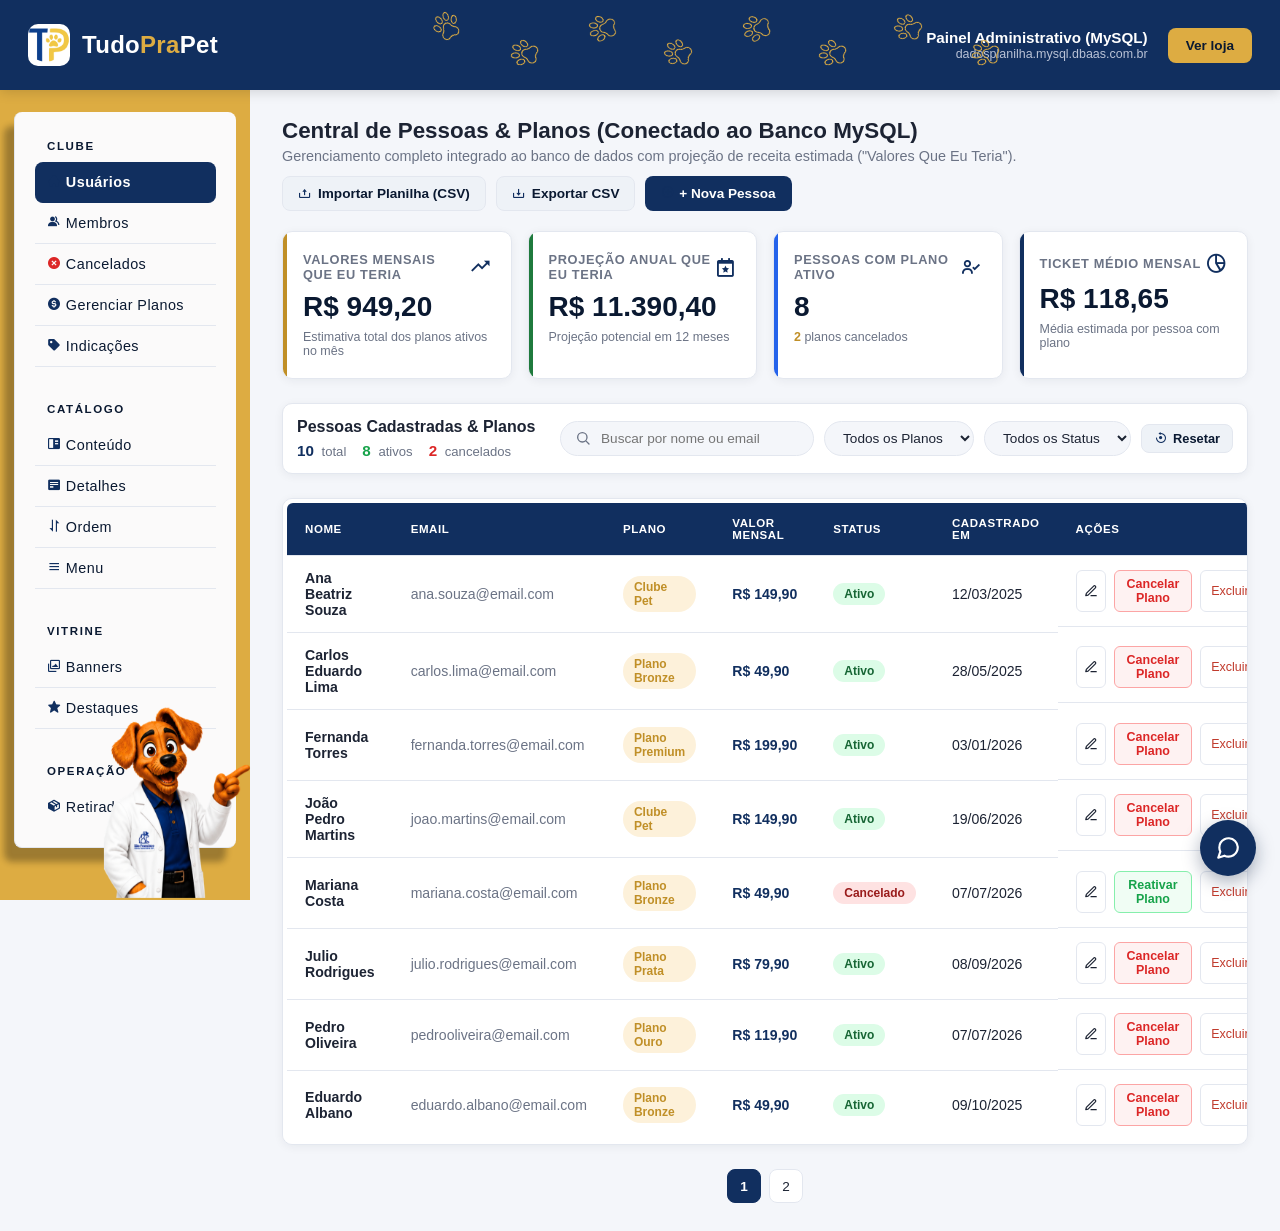
<file: index.html>
<!DOCTYPE html>
<html lang="pt-br">
<head>
<meta charset="UTF-8">
<meta name="viewport" content="width=device-width, initial-scale=1.0">
<title>Painel Administrativo · TudoPraPet (Banco de Dados MySQL)</title>
<link rel="stylesheet" href="style.css">
<link href="https://unpkg.com/boxicons@2.1.4/css/boxicons.min.css" rel="stylesheet">
</head>
<body>

  <!-- ===== TOPBAR ===== -->
  <nav class="topbar">
    <div class="brand">
      <img src="img/logo-tudoprapet.png" alt="Logo TudoPraPet" class="logo">
      <h1>Tudo<span class="highlight">Pra</span>Pet</h1>
    </div>
    <div class="topbar-right">
      <div class="admin-meta">
        <div class="admin-title">Painel Administrativo (MySQL)</div>
        <div class="admin-email">dadosplanilha.mysql.dbaas.com.br</div>
      </div>
      <button class="btn-store" type="button" onclick="alert('Modo visualização de loja ativado.')">Ver loja</button>
    </div>

    <div class="paw-trail" aria-hidden="true">
      <img src="img/pataamarela.png" class="paw paw-1" alt="">
      <img src="img/pataamarela.png" class="paw paw-2" alt="">
      <img src="img/pataamarela.png" class="paw paw-3" alt="">
      <img src="img/pataamarela.png" class="paw paw-4" alt="">
      <img src="img/pataamarela.png" class="paw paw-5" alt="">
      <img src="img/pataamarela.png" class="paw paw-6" alt="">
      <img src="img/pataamarela.png" class="paw paw-7" alt="">
      <img src="img/pataamarela.png" class="paw paw-8" alt="">
    </div>
  </nav>

  <div class="layout">

    <!-- ===== SIDEBAR ===== -->
    <aside class="sidebar">
      <nav>
        <div class="nav-card">
          <div class="nav-group">
            <span class="nav-title">Clube</span>
            <button class="nav-link active" data-target="usuarios"> <i class='bx bxs-home'></i> Usuários</button>
            <button class="nav-link" data-target="clube-membros"> <i class="bx bxs-group"></i> Membros</button>
            <button class="nav-link" data-target="clube-cancelados"> <i class="bx bxs-x-circle" style="color:#dc2626;"></i> Cancelados</button>
            <button class="nav-link" data-target="clube-preco"> <i class="bx bxs-dollar-circle"></i> Gerenciar Planos</button>
            <button class="nav-link" data-target="clube-indicacoes"> <i class="bx bxs-purchase-tag"></i> Indicações</button>
          </div>

          <div class="nav-group">
            <span class="nav-title">Catálogo</span>
            <button class="nav-link" data-target="catalogo-conteudo"> <i class="bx bxs-book-content"></i> Conteúdo</button>
            <button class="nav-link" data-target="catalogo-detalhes"> <i class="bx bxs-detail"></i> Detalhes</button>
            <button class="nav-link" data-target="catalogo-ordem"> <i class="bx bx-sort"></i> Ordem</button>
            <button class="nav-link" data-target="catalogo-menu"> <i class="bx bx-menu"></i> Menu</button>
          </div>

          <div class="nav-group">
            <span class="nav-title">Vitrine</span>
            <button class="nav-link" data-target="vitrine-banners"> <i class="bx bx-images"></i> Banners</button>
            <button class="nav-link" data-target="vitrine-destaques"> <i class="bx bxs-star"></i> Destaques</button>
          </div>

          <div class="nav-group">
            <span class="nav-title">Operação</span>
            <button class="nav-link" data-target="operacao-retirada"> <i class="bx bxs-package"></i> Retirada</button>
          </div>
        </div>

        <div class="imagem-flutuante">
          <img src="img/semfundo.png" alt="imagem flutuante" class="imagem-flutuante">
        </div>
      </nav>
    </aside>

    <!-- ===== CONTENT ===== -->
    <main class="content">

      <!-- USUÁRIOS CADASTRADOS & "VALORES QUE EU TERIA" -->
      <section id="usuarios" class="panel active">
        <div class="panel-header">
          <div>
            <h2>Central de Pessoas & Planos (Conectado ao Banco MySQL)</h2>
            <p>Gerenciamento completo integrado ao banco de dados com projeção de receita estimada ("Valores Que Eu Teria").</p>
          </div>
          <div style="display: flex; gap: 10px; flex-wrap: wrap;">
            <button class="btn-secondary" type="button" id="btn-abrir-importar">
              <i class='bx bx-upload'></i> Importar Planilha (CSV)
            </button>
            <button class="btn-secondary" type="button" id="btn-exportar-csv">
              <i class='bx bx-download'></i> Exportar CSV
            </button>
            <button class="btn-primary" type="button" id="btn-abrir-novo-usuario">
              <i class='bx bx-plus-circle'></i> + Nova Pessoa
            </button>
          </div>
        </div>

        <!-- KPIs: "VALORES QUE EU TERIA" -->
        <div class="kpi-grid">
          <div class="kpi-card kpi-accent">
            <div class="kpi-header">
              <span class="kpi-title">Valores Mensais Que Eu Teria</span>
              <i class='bx bx-trending-up kpi-icon'></i>
            </div>
            <div class="kpi-value" id="kpi-receita-mensal">R$ 0,00</div>
            <div class="kpi-subtext">Estimativa total dos planos ativos no mês</div>
          </div>

          <div class="kpi-card kpi-success">
            <div class="kpi-header">
              <span class="kpi-title">Projeção Anual Que Eu Teria</span>
              <i class='bx bx-calendar-star kpi-icon'></i>
            </div>
            <div class="kpi-value" id="kpi-receita-anual">R$ 0,00</div>
            <div class="kpi-subtext">Projeção potencial em 12 meses</div>
          </div>

          <div class="kpi-card kpi-info">
            <div class="kpi-header">
              <span class="kpi-title">Pessoas com Plano Ativo</span>
              <i class='bx bx-user-check kpi-icon'></i>
            </div>
            <div class="kpi-value" id="kpi-membros-ativos">0</div>
            <div class="kpi-subtext"><span id="kpi-membros-cancelados" class="kpi-highlight">0</span> planos cancelados</div>
          </div>

          <div class="kpi-card">
            <div class="kpi-header">
              <span class="kpi-title">Ticket Médio Mensal</span>
              <i class='bx bx-pie-chart-alt-2 kpi-icon'></i>
            </div>
            <div class="kpi-value" id="kpi-ticket-medio">R$ 0,00</div>
            <div class="kpi-subtext">Média estimada por pessoa com plano</div>
          </div>
        </div>

        <!-- FILTROS E BUSCA DA TABELA -->
        <div class="card table-toolbar-card">
          <div class="table-toolbar">
            <div class="toolbar-info">
              <h3>Pessoas Cadastradas & Planos</h3>
              <div class="toolbar-stats" id="toolbar-stats-text">
                Carregando estatísticas...
              </div>
            </div>
            <div class="toolbar-filters">
              <div class="search-box">
                <svg class="search-icon" viewBox="0 0 24 24" width="16" height="16" fill="none" stroke="currentColor" stroke-width="2" stroke-linecap="round" stroke-linejoin="round">
                  <circle cx="11" cy="11" r="7"></circle>
                  <line x1="21" y1="21" x2="16.65" y2="16.65"></line>
                </svg>
                <input type="text" id="filtro-busca" placeholder="Buscar por nome ou email">
              </div>

              <select id="filtro-plano" class="select-filter">
                <option value="">Todos os Planos</option>
              </select>

              <select id="filtro-status" class="select-filter">
                <option value="">Todos os Status</option>
                <option value="Ativo">Ativo</option>
                <option value="Cancelado">Cancelado</option>
              </select>

              <button class="btn-secondary btn-sm" id="btn-resetar-dados" title="Restaurar dados padrão">
                <i class='bx bx-reset'></i> Resetar
              </button>
            </div>
          </div>
        </div>

        <!-- TABELA DE PESSOAS -->
        <div class="card">
          <table>
            <thead>
              <tr>
                <th>Nome</th>
                <th>Email</th>
                <th>Plano</th>
                <th>Valor Mensal</th>
                <th>Status</th>
                <th>Cadastrado em</th>
                <th>Ações</th>
              </tr>
            </thead>
            <tbody id="usuarios-tbody">
              <!-- Preenchido via JavaScript -->
            </tbody>
          </table>
        </div>

        <div class="pagination" id="usuarios-pagination"></div>
      </section>

      <!-- CLUBE > MEMBROS ATIVOS -->
      <section id="clube-membros" class="panel">
        <div class="panel-header">
          <div>
            <h2>Clube · Membros Ativos</h2>
            <p>Visão de membros com planos ativos contratados no banco de dados.</p>
          </div>
        </div>
        <div class="stats-grid">
          <div class="stat-card">
            <div class="stat-label">Total de Membros Cadastrados</div>
            <div class="stat-value" id="membros-card-total">0</div>
          </div>
          <div class="stat-card">
            <div class="stat-label">Planos Ativos</div>
            <div class="stat-value mustard" id="membros-card-ativos">0</div>
          </div>
          <div class="stat-card">
            <div class="stat-label">Planos Cancelados</div>
            <div class="stat-value" id="membros-card-cancelados">0</div>
          </div>
        </div>

        <div class="card">
          <table>
            <thead>
              <tr>
                <th>Nome</th>
                <th>Email</th>
                <th>Plano Contratado</th>
                <th>Valor Mensal</th>
                <th>Status</th>
                <th>Cadastrado em</th>
                <th>Ações</th>
              </tr>
            </thead>
            <tbody id="membros-tbody">
              <!-- Preenchido via JavaScript -->
            </tbody>
          </table>
        </div>
      </section>

      <!-- CLUBE > CANCELADOS (NOVA SEÇÃO EXCLUSIVA PARA CANCELADOS) -->
      <section id="clube-cancelados" class="panel">
        <div class="panel-header">
          <div>
            <h2>Clube · Planos Cancelados</h2>
            <p>Listagem de todos os membros que tiveram seus planos cancelados com opção de reativação rápida.</p>
          </div>
        </div>

        <div class="card">
          <table>
            <thead>
              <tr>
                <th>Nome</th>
                <th>Email</th>
                <th>Plano Cancelado</th>
                <th>Valor do Plano</th>
                <th>Status</th>
                <th>Cadastrado em</th>
                <th>Ações</th>
              </tr>
            </thead>
            <tbody id="cancelados-tbody">
              <!-- Preenchido via JavaScript -->
            </tbody>
          </table>
        </div>
      </section>

      <!-- CLUBE > GERENCIAR PLANOS (PREÇO E NOMES) -->
      <section id="clube-preco" class="panel">
        <div class="panel-header">
          <div>
            <h2>Clube · Gerenciar Planos & Nomes (Banco MySQL)</h2>
            <p>Altere os nomes dos planos, ajuste os valores mensais R$ e veja quantas pessoas possuem cada plano.</p>
          </div>
          <button class="btn-primary" type="button" id="btn-abrir-novo-plano">
            <i class='bx bx-plus-circle'></i> + Novo Plano
          </button>
        </div>

        <!-- GRID DE PLANOS -->
        <div class="plans-grid" id="plans-grid-container">
          <!-- Preenchido via JavaScript -->
        </div>
      </section>

      <!-- CLUBE > INDICAÇÕES -->
      <section id="clube-indicacoes" class="panel">
        <div class="panel-header">
          <div>
            <h2>Clube · Indicações</h2>
            <p>Acompanhe as indicações feitas pelos membros do clube.</p>
          </div>
        </div>
        <div class="card">
          <table>
            <thead>
              <tr>
                <th>Indicado por</th>
                <th>Email do indicado</th>
                <th>Status</th>
                <th>Data</th>
              </tr>
            </thead>
            <tbody>
              <tr>
                <td class="user-name">Ana Beatriz Souza</td>
                <td class="user-email-cell">novo.amigo@email.com</td>
                <td><span class="badge badge-premium">Convertido</span></td>
                <td>02/07/2026</td>
              </tr>
              <tr>
                <td class="user-name">Fernanda Torres</td>
                <td class="user-email-cell">outro.contato@email.com</td>
                <td><span class="badge badge-basico">Pendente</span></td>
                <td>15/07/2026</td>
              </tr>
            </tbody>
          </table>
        </div>
      </section>

      <!-- CATÁLOGO > CONTEÚDO -->
      <section id="catalogo-conteudo" class="panel">
        <div class="panel-header">
          <div>
            <h2>Catálogo · Conteúdo</h2>
            <p>Gerencie os produtos e conteúdos exibidos na loja.</p>
          </div>
        </div>
        <div class="placeholder-card">
          <h3>Itens do catálogo</h3>
          <p>A listagem de produtos e conteúdos será exibida aqui.</p>
        </div>
      </section>

      <!-- CATÁLOGO > DETALHES -->
      <section id="catalogo-detalhes" class="panel">
        <div class="panel-header">
          <div>
            <h2>Catálogo · Detalhes</h2>
            <p>Edite as informações detalhadas de cada item do catálogo.</p>
          </div>
        </div>
        <div class="placeholder-card">
          <h3>Detalhes do item</h3>
          <p>Selecione um item do catálogo para editar seus detalhes.</p>
        </div>
      </section>

      <!-- CATÁLOGO > ORDEM -->
      <section id="catalogo-ordem" class="panel">
        <div class="panel-header">
          <div>
            <h2>Catálogo · Ordem</h2>
            <p>Defina a ordem de exibição dos itens na loja.</p>
          </div>
        </div>
        <div class="placeholder-card">
          <h3>Ordenação</h3>
          <p>Arraste e solte os itens para reordenar.</p>
        </div>
      </section>

      <!-- CATÁLOGO > MENU -->
      <section id="catalogo-menu" class="panel">
        <div class="panel-header">
          <div>
            <h2>Catálogo · Menu</h2>
            <p>Gerencie as categorias e o menu de navegação da loja.</p>
          </div>
        </div>
        <div class="placeholder-card">
          <h3>Estrutura do menu</h3>
          <p>A árvore de categorias e menu será exibida aqui.</p>
        </div>
      </section>

      <!-- VITRINE > BANNERS -->
      <section id="vitrine-banners" class="panel">
        <div class="panel-header">
          <div>
            <h2>Vitrine · Banners</h2>
            <p>Gerencie os banners exibidos na loja.</p>
          </div>
        </div>
        <div class="placeholder-card">
          <h3>Banners cadastrados</h3>
          <p>A listagem de banners da vitrine será exibida aqui.</p>
        </div>
      </section>

      <!-- VITRINE > DESTAQUES -->
      <section id="vitrine-destaques" class="panel">
        <div class="panel-header">
          <div>
            <h2>Vitrine · Destaques</h2>
            <p>Defina os produtos e conteúdos em destaque na loja.</p>
          </div>
        </div>
        <div class="placeholder-card">
          <h3>Itens em destaque</h3>
          <p>A listagem de destaques da vitrine será exibida aqui.</p>
        </div>
      </section>

      <!-- OPERAÇÃO > RETIRADA -->
      <section id="operacao-retirada" class="panel">
        <div class="panel-header">
          <div>
            <h2>Operação · Retirada</h2>
            <p>Gerencie os pontos e pedidos de retirada.</p>
          </div>
        </div>
        <div class="placeholder-card">
          <h3>Pedidos para retirada</h3>
          <p>A listagem de pedidos de retirada será exibida aqui.</p>
        </div>
      </section>

    </main>
  </div>

  <!-- SUPORTE FAB -->
  <a class="support-fab" href="https://wa.me/5518996197282" target="_blank" rel="noopener noreferrer" title="Fale com o suporte" aria-label="Fale com o suporte no WhatsApp">
    <svg viewBox="0 0 24 24" width="26" height="26" fill="none" stroke="currentColor" stroke-width="2" stroke-linecap="round" stroke-linejoin="round">
      <path d="M21 11.5a8.38 8.38 0 0 1-.9 3.8 8.5 8.5 0 0 1-7.6 4.7 8.38 8.38 0 0 1-3.8-.9L3 21l1.9-5.7a8.38 8.38 0 0 1-.9-3.8 8.5 8.5 0 0 1 4.7-7.6 8.38 8.38 0 0 1 3.8-.9h.5a8.48 8.48 0 0 1 8 8v.5z"></path>
    </svg>
  </a>

  <!-- ===================== MODAIS ===================== -->

  <!-- MODAL: EDITAR PESSOA -->
  <div class="modal-backdrop" id="modal-editar-pessoa">
    <div class="modal-card">
      <div class="modal-header">
        <h3>Editar Pessoa</h3>
        <button class="modal-close-btn" onclick="closeModal('modal-editar-pessoa')">&times;</button>
      </div>
      <form id="form-editar-pessoa">
        <div class="modal-body">
          <input type="hidden" id="edit-pessoa-id">
          <div class="form-group">
            <label class="form-label" for="edit-pessoa-nome">Nome Completo</label>
            <input type="text" id="edit-pessoa-nome" class="form-control" required>
          </div>
          <div class="form-group">
            <label class="form-label" for="edit-pessoa-email">E-mail</label>
            <input type="email" id="edit-pessoa-email" class="form-control" required>
          </div>
          <div class="form-group">
            <label class="form-label" for="edit-pessoa-plano">Plano Contratado</label>
            <select id="edit-pessoa-plano" class="form-control" required>
              <!-- Preenchido via JS -->
            </select>
          </div>
          <div class="form-group">
            <label class="form-label" for="edit-pessoa-status">Status do Plano</label>
            <select id="edit-pessoa-status" class="form-control" required>
              <option value="Ativo">Ativo</option>
              <option value="Cancelado">Cancelado</option>
            </select>
          </div>
          <div class="form-group">
            <label class="form-label" for="edit-pessoa-data">Data de Cadastro</label>
            <input type="date" id="edit-pessoa-data" class="form-control" required>
          </div>
        </div>
        <div class="modal-footer">
          <button type="button" class="btn-secondary" onclick="closeModal('modal-editar-pessoa')">Cancelar</button>
          <button type="submit" class="btn-primary">Salvar Alterações</button>
        </div>
      </form>
    </div>
  </div>

  <!-- MODAL: NOVA PESSOA -->
  <div class="modal-backdrop" id="modal-nova-pessoa">
    <div class="modal-card">
      <div class="modal-header">
        <h3>Cadastrar Nova Pessoa</h3>
        <button class="modal-close-btn" onclick="closeModal('modal-nova-pessoa')">&times;</button>
      </div>
      <form id="form-nova-pessoa">
        <div class="modal-body">
          <div class="form-group">
            <label class="form-label" for="novo-pessoa-nome">Nome Completo</label>
            <input type="text" id="novo-pessoa-nome" class="form-control" placeholder="Ex: Maria Silva" required>
          </div>
          <div class="form-group">
            <label class="form-label" for="novo-pessoa-email">E-mail</label>
            <input type="email" id="novo-pessoa-email" class="form-control" placeholder="maria@email.com" required>
          </div>
          <div class="form-group">
            <label class="form-label" for="novo-pessoa-plano">Escolher Plano</label>
            <select id="novo-pessoa-plano" class="form-control" required>
              <!-- Preenchido via JS -->
            </select>
          </div>
          <div class="form-group">
            <label class="form-label" for="novo-pessoa-status">Status Inicial</label>
            <select id="novo-pessoa-status" class="form-control" required>
              <option value="Ativo">Ativo</option>
              <option value="Cancelado">Cancelado</option>
            </select>
          </div>
          <div class="form-group">
            <label class="form-label" for="novo-pessoa-data">Data de Cadastro</label>
            <input type="date" id="novo-pessoa-data" class="form-control" required>
          </div>
        </div>
        <div class="modal-footer">
          <button type="button" class="btn-secondary" onclick="closeModal('modal-nova-pessoa')">Cancelar</button>
          <button type="submit" class="btn-primary">Cadastrar</button>
        </div>
      </form>
    </div>
  </div>

  <!-- MODAL: EDITAR NOME / VALOR DO PLANO -->
  <div class="modal-backdrop" id="modal-editar-plano">
    <div class="modal-card">
      <div class="modal-header">
        <h3>Mudar Nome ou Valor do Plano</h3>
        <button class="modal-close-btn" onclick="closeModal('modal-editar-plano')">&times;</button>
      </div>
      <form id="form-editar-plano">
        <div class="modal-body">
          <input type="hidden" id="edit-plano-id">
          <div class="form-group">
            <label class="form-label" for="edit-plano-nome">Nome do Plano</label>
            <input type="text" id="edit-plano-nome" class="form-control" placeholder="Ex: Plano Bronze, Clube Pet..." required>
          </div>
          <div class="form-group">
            <label class="form-label" for="edit-plano-valor">Valor Mensal (R$)</label>
            <input type="number" step="0.01" min="0" id="edit-plano-valor" class="form-control" placeholder="49.90" required>
          </div>
        </div>
        <div class="modal-footer">
          <button type="button" class="btn-secondary" onclick="closeModal('modal-editar-plano')">Cancelar</button>
          <button type="submit" class="btn-primary">Salvar Alterações</button>
        </div>
      </form>
    </div>
  </div>

  <!-- MODAL: NOVO PLANO -->
  <div class="modal-backdrop" id="modal-novo-plano">
    <div class="modal-card">
      <div class="modal-header">
        <h3>Criar Novo Plano</h3>
        <button class="modal-close-btn" onclick="closeModal('modal-novo-plano')">&times;</button>
      </div>
      <form id="form-novo-plano">
        <div class="modal-body">
          <div class="form-group">
            <label class="form-label" for="novo-plano-nome">Nome do Plano</label>
            <input type="text" id="novo-plano-nome" class="form-control" placeholder="Ex: Plano Diamante" required>
          </div>
          <div class="form-group">
            <label class="form-label" for="novo-plano-valor">Valor Mensal (R$)</label>
            <input type="number" step="0.01" min="0" id="novo-plano-valor" class="form-control" placeholder="99.90" required>
          </div>
        </div>
        <div class="modal-footer">
          <button type="button" class="btn-secondary" onclick="closeModal('modal-novo-plano')">Cancelar</button>
          <button type="submit" class="btn-primary">Criar Plano</button>
        </div>
      </form>
    </div>
  </div>

  <!-- MODAL: IMPORTAR PLANILHA (CSV) -->
  <div class="modal-backdrop" id="modal-importar-planilha">
    <div class="modal-card">
      <div class="modal-header">
        <h3>Importar Planilha de Pessoas</h3>
        <button class="modal-close-btn" onclick="closeModal('modal-importar-planilha')">&times;</button>
      </div>
      <div class="modal-body">
        <p style="font-size:0.85rem; color:var(--text-muted); margin-top:0;">
          Selecione seu arquivo <strong>.CSV</strong> ou cole o conteúdo diretamente. O sistema lerá as colunas de Nome, Email, Plano, Valor Mensal e Status.
        </p>
        <div class="form-group">
          <label class="form-label">Arquivo CSV</label>
          <input type="file" id="arquivo-csv-input" accept=".csv, .txt" class="form-control">
        </div>
        <div class="form-group">
          <label class="form-label">ou Cole o Texto do CSV</label>
          <textarea id="texto-csv-input" class="form-control" rows="5" placeholder="Nome,Email,Plano,Valor,Status&#10;Ana Souza,ana@email.com,Clube Pet,149.90,Ativo"></textarea>
        </div>
      </div>
      <div class="modal-footer">
        <button type="button" class="btn-secondary" onclick="closeModal('modal-importar-planilha')">Cancelar</button>
        <button type="button" class="btn-primary" id="btn-processar-csv">Importar Dados</button>
      </div>
    </div>
  </div>

  <!-- CONTAINER DE TOAST NOTIFICATIONS -->
  <div class="toast-container" id="toast-container"></div>

  <!-- ===================== JAVASCRIPT APP CORE (MYSQL & PERSISTÊNCIA) ===================== -->
  <script>
    const API_BASE_URL = 'public_html/dados/api/';

    // ===== DADOS PADRÃO (FALLBACK) =====
    const PLANOS_PADRAO = [
      { id: 1, nome: 'Plano Bronze', valor: 49.90 },
      { id: 2, nome: 'Plano Prata', valor: 79.90 },
      { id: 3, nome: 'Plano Ouro', valor: 119.90 },
      { id: 4, nome: 'Clube Pet', valor: 149.90 },
      { id: 5, nome: 'Plano Premium', valor: 199.90 }
    ];

    const PESSOAS_PADRAO = [
      { id: 1, nome: 'Ana Beatriz Souza', email: 'ana.souza@email.com', planoId: 4, status: 'Ativo', dataCadastro: '2025-03-12' },
      { id: 2, nome: 'Carlos Eduardo Lima', email: 'carlos.lima@email.com', planoId: 1, status: 'Ativo', dataCadastro: '2025-05-28' },
      { id: 3, nome: 'Fernanda Torres', email: 'fernanda.torres@email.com', planoId: 5, status: 'Ativo', dataCadastro: '2026-01-03' },
      { id: 4, nome: 'João Pedro Martins', email: 'joao.martins@email.com', planoId: 4, status: 'Ativo', dataCadastro: '2026-06-19' },
      { id: 5, nome: 'Mariana Costa', email: 'mariana.costa@email.com', planoId: 1, status: 'Cancelado', dataCadastro: '2026-07-07' },
      { id: 6, nome: 'Julio Rodrigues', email: 'julio.rodrigues@email.com', planoId: 2, status: 'Ativo', dataCadastro: '2026-09-08' },
      { id: 7, nome: 'Pedro Oliveira', email: 'pedrooliveira@email.com', planoId: 3, status: 'Ativo', dataCadastro: '2026-07-07' },
      { id: 8, nome: 'Eduardo Albano', email: 'eduardo.albano@email.com', planoId: 1, status: 'Ativo', dataCadastro: '2025-10-09' },
      { id: 9, nome: 'Jussara Costa', email: 'jussara.costa@email.com', planoId: 4, status: 'Ativo', dataCadastro: '2026-04-07' },
      { id: 10, nome: 'Lucas Mendes', email: 'lucas.mendes@email.com', planoId: 2, status: 'Cancelado', dataCadastro: '2026-03-15' }
    ];

    // ===== ESTADO DA APLICAÇÃO =====
    let state = {
      planos: [],
      pessoas: [],
      paginaAtual: 1,
      itensPorPagina: 8
    };

    // Carregar do Banco de Dados MySQL via API PHP
    async function carregarEstado() {
      try {
        const res = await fetch(API_BASE_URL + 'planos.php', { cache: 'no-store' });
        const json = await res.json();

        if(json.sucesso) {
          if(json.planos && json.planos.length > 0) {
            state.planos = json.planos;
          } else {
            state.planos = [...PLANOS_PADRAO];
          }

          if(json.assinaturas && json.assinaturas.length > 0) {
            state.pessoas = json.assinaturas.map(a => ({
              id: a.clienteId || a.id,
              nome: a.cliente,
              email: a.email || `${a.cliente.toLowerCase().replace(/\s+/g, '.')}@email.com`,
              planoId: a.planoId || 1,
              status: a.status,
              dataCadastro: a.dataInicio || new Date().toISOString().split('T')[0]
            }));
          } else {
            state.pessoas = [...PESSOAS_PADRAO];
          }
        } else {
          carregarLocalStorageOuPadrao();
        }
      } catch(e) {
        console.warn('Banco MySQL offline no momento, utilizando dados locais.', e);
        carregarLocalStorageOuPadrao();
      }
      renderizarTudo();
    }

    function carregarLocalStorageOuPadrao() {
      try {
        const pSalvos = localStorage.getItem('tpp_planos');
        const uSalvos = localStorage.getItem('tpp_pessoas');
        state.planos = pSalvos ? JSON.parse(pSalvos) : [...PLANOS_PADRAO];
        state.pessoas = uSalvos ? JSON.parse(uSalvos) : [...PESSOAS_PADRAO];
      } catch(e) {
        state.planos = [...PLANOS_PADRAO];
        state.pessoas = [...PESSOAS_PADRAO];
      }
    }

    function salvarLocalmente() {
      localStorage.setItem('tpp_planos', JSON.stringify(state.planos));
      localStorage.setItem('tpp_pessoas', JSON.stringify(state.pessoas));
      renderizarTudo();
    }

    function resetarEstado() {
      if(confirm('Deseja restaurar os dados iniciais padrão?')) {
        state.planos = JSON.parse(JSON.stringify(PLANOS_PADRAO));
        state.pessoas = JSON.parse(JSON.stringify(PESSOAS_PADRAO));
        salvarLocalmente();
        mostrarToast('Dados restaurados com sucesso!', 'success');
      }
    }

    // ===== FORMATADORES =====
    function formatarMoeda(val) {
      return (Number(val) || 0).toLocaleString('pt-BR', { style: 'currency', currency: 'BRL' });
    }

    function formatarDataBR(dataIso) {
      if(!dataIso) return '-';
      const partes = dataIso.split('-');
      if(partes.length === 3) return `${partes[2]}/${partes[1]}/${partes[0]}`;
      return dataIso;
    }

    function obterPlanoPorId(id) {
      return state.planos.find(p => p.id == id) || { nome: 'Sem Plano', valor: 0 };
    }

    function mostrarToast(mensagem, tipo = 'success') {
      const container = document.getElementById('toast-container');
      const toast = document.createElement('div');
      toast.className = `toast ${tipo === 'danger' ? 'toast-danger' : 'toast-success'}`;
      toast.innerHTML = `<i class='bx ${tipo === 'danger' ? 'bx-error-circle' : 'bx-check-circle'}'></i> ${mensagem}`;
      container.appendChild(toast);
      setTimeout(() => toast.remove(), 3000);
    }

    // ===== NAVEGAÇÃO DE PAINÉIS =====
    const navLinks = document.querySelectorAll('.nav-link');
    const panels = document.querySelectorAll('.panel');

    navLinks.forEach(link => {
      link.addEventListener('click', () => {
        const target = link.getAttribute('data-target');
        navLinks.forEach(l => l.classList.remove('active'));
        link.classList.add('active');
        panels.forEach(panel => {
          panel.classList.toggle('active', panel.id === target);
        });
      });
    });

    // ===== RENDERIZAÇÃO DOS KPIS ("VALORES QUE EU TERIA") =====
    function renderizarKPIs() {
      const pessoasAtivas = state.pessoas.filter(p => p.status === 'Ativo');
      const pessoasCanceladas = state.pessoas.filter(p => p.status === 'Cancelado');

      let receitaMensalTotal = 0;
      pessoasAtivas.forEach(p => {
        const plano = obterPlanoPorId(p.planoId);
        receitaMensalTotal += (Number(plano.valor) || 0);
      });

      const receitaAnualTotal = receitaMensalTotal * 12;
      const ticketMedio = pessoasAtivas.length > 0 ? (receitaMensalTotal / pessoasAtivas.length) : 0;

      document.getElementById('kpi-receita-mensal').textContent = formatarMoeda(receitaMensalTotal);
      document.getElementById('kpi-receita-anual').textContent = formatarMoeda(receitaAnualTotal);
      document.getElementById('kpi-membros-ativos').textContent = pessoasAtivas.length;
      document.getElementById('kpi-membros-cancelados').textContent = pessoasCanceladas.length;
      document.getElementById('kpi-ticket-medio').textContent = formatarMoeda(ticketMedio);

      // Card do Clube > Membros
      document.getElementById('membros-card-total').textContent = state.pessoas.length;
      document.getElementById('membros-card-ativos').textContent = pessoasAtivas.length;
      document.getElementById('membros-card-cancelados').textContent = pessoasCanceladas.length;

      // Texto estatístico toolbar
      document.getElementById('toolbar-stats-text').innerHTML = `
        <span><strong>${state.pessoas.length}</strong> total</span>
        <span><strong style="color:#16a34a;">${pessoasAtivas.length}</strong> ativos</span>
        <span><strong style="color:#dc2626;">${pessoasCanceladas.length}</strong> cancelados</span>
      `;
    }

    // ===== SELECTS DE PLANOS =====
    function atualizarSelectsDePlanos() {
      const selectFiltro = document.getElementById('filtro-plano');
      const selectEdit = document.getElementById('edit-pessoa-plano');
      const selectNovo = document.getElementById('novo-pessoa-plano');

      const valorFiltroAtual = selectFiltro.value;

      selectFiltro.innerHTML = '<option value="">Todos os Planos</option>';
      selectEdit.innerHTML = '';
      selectNovo.innerHTML = '';

      state.planos.forEach(p => {
        const opt = `<option value="${p.id}">${p.nome} - ${formatarMoeda(p.valor)}/mês</option>`;
        selectFiltro.innerHTML += `<option value="${p.id}">${p.nome}</option>`;
        selectEdit.innerHTML += opt;
        selectNovo.innerHTML += opt;
      });

      selectFiltro.value = valorFiltroAtual;
    }

    // ===== RENDERIZAÇÃO DA TABELA DE PESSOAS E TABELA DE CANCELADOS =====
    function renderizarTabelaPessoas() {
      const busca = document.getElementById('filtro-busca').value.toLowerCase().trim();
      const planoFiltro = document.getElementById('filtro-plano').value;
      const statusFiltro = document.getElementById('filtro-status').value;

      const pessoasFiltradas = state.pessoas.filter(p => {
        const bateBusca = p.nome.toLowerCase().includes(busca) || p.email.toLowerCase().includes(busca);
        const batePlano = !planoFiltro || p.planoId == planoFiltro;
        const bateStatus = !statusFiltro || p.status === statusFiltro;
        return bateBusca && batePlano && bateStatus;
      });

      const totalPaginas = Math.max(1, Math.ceil(pessoasFiltradas.length / state.itensPorPagina));
      if(state.paginaAtual > totalPaginas) state.paginaAtual = totalPaginas;

      const inicio = (state.paginaAtual - 1) * state.itensPorPagina;
      const fim = inicio + state.itensPorPagina;
      const pessoasPagina = pessoasFiltradas.slice(inicio, fim);

      const tbodyMain = document.getElementById('usuarios-tbody');
      const tbodyMembros = document.getElementById('membros-tbody');
      const tbodyCancelados = document.getElementById('cancelados-tbody');

      tbodyMain.innerHTML = '';
      tbodyMembros.innerHTML = '';
      tbodyCancelados.innerHTML = '';

      if(pessoasPagina.length === 0) {
        tbodyMain.innerHTML = `<tr><td colspan="7" style="text-align:center; padding:30px; color:var(--text-muted);">Nenhuma pessoa encontrada.</td></tr>`;
      } else {
        pessoasPagina.forEach(p => {
          const plano = obterPlanoPorId(p.planoId);
          const isAtivo = p.status === 'Ativo';
          const statusBadge = isAtivo
            ? `<span class="badge badge-ativo">Ativo</span>`
            : `<span class="badge badge-cancelado">Cancelado</span>`;

          const rowHTML = `
            <tr>
              <td class="user-name">${p.nome}</td>
              <td class="user-email-cell">${p.email}</td>
              <td><span class="badge badge-clube">${plano.nome}</span></td>
              <td style="font-weight:700; color:var(--navy);">${formatarMoeda(plano.valor)}</td>
              <td>${statusBadge}</td>
              <td>${formatarDataBR(p.dataCadastro)}</td>
              <td class="row-actions">
                <button class="icon-btn icon-btn-only" title="Editar pessoa" onclick="abrirModalEditarPessoa('${p.id}')">
                  <svg viewBox="0 0 24 24" width="14" height="14" fill="none" stroke="currentColor" stroke-width="2" stroke-linecap="round" stroke-linejoin="round">
                    <path d="M12 20h9"></path>
                    <path d="M16.5 3.5a2.121 2.121 0 0 1 3 3L7 19l-4 1 1-4Z"></path>
                  </svg>
                </button>
                ${isAtivo
                  ? `<button class="btn-danger-outline" onclick="alternarStatusPlano('${p.id}')">Cancelar Plano</button>`
                  : `<button class="btn-success-outline" onclick="alternarStatusPlano('${p.id}')">Reativar Plano</button>`
                }
                <button class="icon-btn danger" onclick="removerPessoa('${p.id}')">Excluir</button>
              </td>
            </tr>
          `;
          tbodyMain.innerHTML += rowHTML;
        });
      }

      // Preencher painel de Membros Ativos
      state.pessoas.filter(p => p.status === 'Ativo').forEach(p => {
        const plano = obterPlanoPorId(p.planoId);
        tbodyMembros.innerHTML += `
          <tr>
            <td class="user-name">${p.nome}</td>
            <td class="user-email-cell">${p.email}</td>
            <td><span class="badge badge-clube">${plano.nome}</span></td>
            <td style="font-weight:700; color:var(--navy);">${formatarMoeda(plano.valor)}</td>
            <td><span class="badge badge-ativo">Ativo</span></td>
            <td>${formatarDataBR(p.dataCadastro)}</td>
            <td>
              <button class="btn-danger-outline" onclick="alternarStatusPlano('${p.id}')">Cancelar Plano</button>
            </td>
          </tr>
        `;
      });

      // Preencher painel exclusivo de Planos Cancelados ("EXIBIR OS CANCELADOS")
      const cancelados = state.pessoas.filter(p => p.status === 'Cancelado');
      if(cancelados.length === 0) {
        tbodyCancelados.innerHTML = `<tr><td colspan="7" style="text-align:center; padding:30px; color:var(--text-muted);">Nenhum plano cancelado no momento.</td></tr>`;
      } else {
        cancelados.forEach(p => {
          const plano = obterPlanoPorId(p.planoId);
          tbodyCancelados.innerHTML += `
            <tr>
              <td class="user-name">${p.nome}</td>
              <td class="user-email-cell">${p.email}</td>
              <td><span class="badge badge-clube">${plano.nome}</span></td>
              <td style="font-weight:700; color:#dc2626;">${formatarMoeda(plano.valor)}</td>
              <td><span class="badge badge-cancelado">Cancelado</span></td>
              <td>${formatarDataBR(p.dataCadastro)}</td>
              <td>
                <button class="btn-success-outline" onclick="alternarStatusPlano('${p.id}')">Reativar Plano</button>
              </td>
            </tr>
          `;
        });
      }

      renderizarPaginacao(totalPaginas);
    }

    function renderizarPaginacao(totalPaginas) {
      const container = document.getElementById('usuarios-pagination');
      container.innerHTML = '';
      if(totalPaginas <= 1) return;

      for(let p = 1; p <= totalPaginas; p++) {
        const btn = document.createElement('button');
        btn.type = 'button';
        btn.className = `page-btn ${p === state.paginaAtual ? 'active' : ''}`;
        btn.textContent = p;
        btn.addEventListener('click', () => {
          state.paginaAtual = p;
          renderizarTabelaPessoas();
        });
        container.appendChild(btn);
      }
    }

    // ===== RENDERIZAÇÃO DOS PLANOS =====
    function renderizarGridPlanos() {
      const container = document.getElementById('plans-grid-container');
      container.innerHTML = '';

      state.planos.forEach(p => {
        const membrosAtivosNoPlano = state.pessoas.filter(pes => pes.planoId == p.id && pes.status === 'Ativo').length;
        const membrosTotaisNoPlano = state.pessoas.filter(pes => pes.planoId == p.id).length;
        const receitaDoPlano = membrosAtivosNoPlano * (Number(p.valor) || 0);

        const card = document.createElement('div');
        card.className = 'plan-card';
        card.innerHTML = `
          <div>
            <div class="plan-card-header">
              <h3 class="plan-name">${p.nome}</h3>
              <span class="badge badge-clube">${membrosAtivosNoPlano} ativos</span>
            </div>
            <div class="plan-price-tag">${formatarMoeda(p.valor)} <span>/ mês</span></div>
            <div class="plan-stats">
              <div>Pessoas no plano: <strong>${membrosTotaisNoPlano}</strong></div>
              <div style="margin-left:auto;">Receita estimada: <strong>${formatarMoeda(receitaDoPlano)}</strong></div>
            </div>
          </div>
          <div class="plan-card-actions">
            <button class="btn-secondary btn-sm" onclick="abrirModalEditarPlano('${p.id}')">
              <i class='bx bx-edit-alt'></i> Mudar Nome / Valor
            </button>
            <button class="btn-danger-outline btn-sm" onclick="removerPlano('${p.id}')">
              Excluir
            </button>
          </div>
        `;
        container.appendChild(card);
      });
    }

    function renderizarTudo() {
      renderizarKPIs();
      atualizarSelectsDePlanos();
      renderizarTabelaPessoas();
      renderizarGridPlanos();
    }

    // ===== MODAIS =====
    function openModal(id) {
      document.getElementById(id).classList.add('open');
    }

    function closeModal(id) {
      document.getElementById(id).classList.remove('open');
    }

    // Editar Pessoa
    function abrirModalEditarPessoa(idPessoa) {
      const pessoa = state.pessoas.find(p => p.id == idPessoa);
      if(!pessoa) return;

      document.getElementById('edit-pessoa-id').value = pessoa.id;
      document.getElementById('edit-pessoa-nome').value = pessoa.nome;
      document.getElementById('edit-pessoa-email').value = pessoa.email;
      document.getElementById('edit-pessoa-plano').value = pessoa.planoId;
      document.getElementById('edit-pessoa-status').value = pessoa.status;
      document.getElementById('edit-pessoa-data').value = pessoa.dataCadastro;

      openModal('modal-editar-pessoa');
    }

    document.getElementById('form-editar-pessoa').addEventListener('submit', async (e) => {
      e.preventDefault();
      const id = document.getElementById('edit-pessoa-id').value;
      const index = state.pessoas.findIndex(p => p.id == id);

      if(index !== -1) {
        const pessoaAtualizada = {
          id: id,
          nome: document.getElementById('edit-pessoa-nome').value.trim(),
          email: document.getElementById('edit-pessoa-email').value.trim(),
          planoId: document.getElementById('edit-pessoa-plano').value,
          status: document.getElementById('edit-pessoa-status').value,
          dataCadastro: document.getElementById('edit-pessoa-data').value
        };

        state.pessoas[index] = pessoaAtualizada;

        // Salvar no Banco MySQL via API
        try {
          await fetch(API_BASE_URL + 'salvar-pessoa.php', {
            method: 'POST',
            headers: { 'Content-Type': 'application/json' },
            body: JSON.stringify(pessoaAtualizada)
          });
        } catch(err) {
          console.warn('Persistência local mantida:', err);
        }

        salvarLocalmente();
        closeModal('modal-editar-pessoa');
        mostrarToast('Dados da pessoa salvos no banco de dados!');
      }
    });

    // Nova Pessoa
    document.getElementById('btn-abrir-novo-usuario').addEventListener('click', () => {
      document.getElementById('novo-pessoa-nome').value = '';
      document.getElementById('novo-pessoa-email').value = '';
      document.getElementById('novo-pessoa-data').value = new Date().toISOString().split('T')[0];
      openModal('modal-nova-pessoa');
    });

    document.getElementById('form-nova-pessoa').addEventListener('submit', async (e) => {
      e.preventDefault();
      const novapessoa = {
        id: Date.now(),
        nome: document.getElementById('novo-pessoa-nome').value.trim(),
        email: document.getElementById('novo-pessoa-email').value.trim(),
        planoId: document.getElementById('novo-pessoa-plano').value,
        status: document.getElementById('novo-pessoa-status').value,
        dataCadastro: document.getElementById('novo-pessoa-data').value
      };

      state.pessoas.unshift(novapessoa);

      // Salvar no Banco MySQL via API
      try {
        await fetch(API_BASE_URL + 'salvar-pessoa.php', {
          method: 'POST',
          headers: { 'Content-Type': 'application/json' },
          body: JSON.stringify(novapessoa)
        });
      } catch(err) {
        console.warn('Persistência local mantida:', err);
      }

      salvarLocalmente();
      closeModal('modal-nova-pessoa');
      mostrarToast('Nova pessoa gravada no banco de dados!');
    });

    // Alternar Status / CANCELAR PLANO
    async function alternarStatusPlano(idPessoa) {
      const pessoa = state.pessoas.find(p => p.id == idPessoa);
      if(!pessoa) return;

      const novoStatus = pessoa.status === 'Ativo' ? 'Cancelado' : 'Ativo';
      pessoa.status = novoStatus;

      // Persistir alteração de cancelamento no Banco MySQL
      try {
        await fetch(API_BASE_URL + 'cancelar-plano.php', {
          method: 'POST',
          headers: { 'Content-Type': 'application/json' },
          body: JSON.stringify({ id: idPessoa, status: novoStatus })
        });
      } catch(err) {
        console.warn('Cancelamento salvo localmente:', err);
      }

      salvarLocalmente();
      mostrarToast(`Plano de ${pessoa.nome} alterado para ${novoStatus}!`, novoStatus === 'Cancelado' ? 'danger' : 'success');
    }

    // Remover Pessoa
    async function removerPessoa(idPessoa) {
      const pessoa = state.pessoas.find(p => p.id == idPessoa);
      if(!pessoa) return;

      if(confirm(`Deseja realmente remover ${pessoa.nome} do banco de dados?`)) {
        state.pessoas = state.pessoas.filter(p => p.id != idPessoa);

        try {
          await fetch(API_BASE_URL + 'excluir-pessoa.php', {
            method: 'POST',
            headers: { 'Content-Type': 'application/json' },
            body: JSON.stringify({ id: idPessoa })
          });
        } catch(err) {
          console.warn('Remoção local mantida:', err);
        }

        salvarLocalmente();
        mostrarToast('Pessoa removida do banco de dados!');
      }
    }

    // Editar Plano / Mudar Nome do Plano
    function abrirModalEditarPlano(idPlano) {
      const plano = state.planos.find(p => p.id == idPlano);
      if(!plano) return;

      document.getElementById('edit-plano-id').value = plano.id;
      document.getElementById('edit-plano-nome').value = plano.nome;
      document.getElementById('edit-plano-valor').value = plano.valor;

      openModal('modal-editar-plano');
    }

    document.getElementById('form-editar-plano').addEventListener('submit', async (e) => {
      e.preventDefault();
      const id = document.getElementById('edit-plano-id').value;
      const plano = state.planos.find(p => p.id == id);

      if(plano) {
        plano.nome = document.getElementById('edit-plano-nome').value.trim();
        plano.valor = parseFloat(document.getElementById('edit-plano-valor').value) || 0;

        try {
          await fetch(API_BASE_URL + 'salvar-plano.php', {
            method: 'POST',
            headers: { 'Content-Type': 'application/json' },
            body: JSON.stringify({ id: plano.id, nome: plano.nome, valor: plano.valor })
          });
        } catch(err) {
          console.warn('Plano salvo localmente:', err);
        }

        salvarLocalmente();
        closeModal('modal-editar-plano');
        mostrarToast('Nome/Valor do plano atualizado no banco de dados!');
      }
    });

    // Criar Novo Plano
    document.getElementById('btn-abrir-novo-plano').addEventListener('click', () => {
      document.getElementById('novo-plano-nome').value = '';
      document.getElementById('novo-plano-valor').value = '';
      openModal('modal-novo-plano');
    });

    document.getElementById('form-novo-plano').addEventListener('submit', async (e) => {
      e.preventDefault();
      const novoPlano = {
        id: Date.now(),
        nome: document.getElementById('novo-plano-nome').value.trim(),
        valor: parseFloat(document.getElementById('novo-plano-valor').value) || 0
      };

      state.planos.push(novoPlano);

      try {
        await fetch(API_BASE_URL + 'salvar-plano.php', {
          method: 'POST',
          headers: { 'Content-Type': 'application/json' },
          body: JSON.stringify({ nome: novoPlano.nome, valor: novoPlano.valor })
        });
      } catch(err) {
        console.warn('Novo plano salvo localmente:', err);
      }

      salvarLocalmente();
      closeModal('modal-novo-plano');
      mostrarToast('Novo plano criado com sucesso!');
    });

    // Remover Plano
    function removerPlano(idPlano) {
      const associados = state.pessoas.filter(p => p.planoId == idPlano).length;
      if(associados > 0) {
        alert(`Não é possível excluir este plano pois existem ${associados} pessoas vinculadas a ele. Altere o plano das pessoas antes de excluir.`);
        return;
      }

      if(confirm('Deseja realmente excluir este plano?')) {
        state.planos = state.planos.filter(p => p.id != idPlano);
        salvarLocalmente();
        mostrarToast('Plano excluído com sucesso!');
      }
    }

    // ===== IMPORTAÇÃO DE PLANILHA CSV =====
    document.getElementById('btn-abrir-importar').addEventListener('click', () => {
      document.getElementById('arquivo-csv-input').value = '';
      document.getElementById('texto-csv-input').value = '';
      openModal('modal-importar-planilha');
    });

    document.getElementById('btn-processar-csv').addEventListener('click', () => {
      const fileInput = document.getElementById('arquivo-csv-input');
      const textInput = document.getElementById('texto-csv-input').value.trim();

      if(fileInput.files.length > 0) {
        const file = fileInput.files[0];
        const reader = new FileReader();
        reader.onload = function(e) {
          processarConteudoCSV(e.target.result);
        };
        reader.readAsText(file);
      } else if(textInput.length > 0) {
        processarConteudoCSV(textInput);
      } else {
        alert('Por favor, selecione um arquivo CSV ou cole o texto da planilha.');
      }
    });

    async function processarConteudoCSV(conteudo) {
      const linhas = conteudo.split(/\r?\n/).filter(l => l.trim().length > 0);
      if(linhas.length <= 1) {
        alert('Conteúdo de planilha inválido ou muito curto.');
        return;
      }

      const cabecalho = linhas[0];
      let delim = ',';
      if(cabecalho.includes(';')) delim = ';';
      else if(cabecalho.includes('\t')) delim = '\t';

      let adicionados = 0;

      for(let i = 1; i < linhas.length; i++) {
        const cols = linhas[i].split(delim).map(c => c.trim().replace(/^["']|["']$/g, ''));
        if(cols.length < 2) continue;

        const nome = cols[0] || 'Sem Nome';
        const email = cols[1] || 'sem.email@exemplo.com';
        const nomePlano = cols[2] || 'Plano Bronze';
        const valorPlano = parseFloat(cols[3]) || 49.90;
        const status = (cols[4] && cols[4].toLowerCase().includes('can')) ? 'Cancelado' : 'Ativo';
        const dataCadastro = cols[5] || new Date().toISOString().split('T')[0];

        let plano = state.planos.find(p => p.nome.toLowerCase() === nomePlano.toLowerCase());
        if(!plano) {
          plano = { id: Date.now() + i, nome: nomePlano, valor: valorPlano };
          state.planos.push(plano);
        }

        const novapessoa = {
          id: Date.now() + i,
          nome: nome,
          email: email,
          planoId: plano.id,
          status: status,
          dataCadastro: dataCadastro
        };

        state.pessoas.unshift(novapessoa);
        adicionados++;

        // Enviar para o banco MySQL
        try {
          fetch(API_BASE_URL + 'salvar-pessoa.php', {
            method: 'POST',
            headers: { 'Content-Type': 'application/json' },
            body: JSON.stringify(novapessoa)
          });
        } catch(e){}
      }

      salvarLocalmente();
      closeModal('modal-importar-planilha');
      mostrarToast(`${adicionados} pessoas importadas para o banco com sucesso!`);
    }

    // ===== EXPORTAÇÃO CSV =====
    document.getElementById('btn-exportar-csv').addEventListener('click', () => {
      let csv = 'Nome;Email;Plano;Valor Mensal;Status;Data de Cadastro\n';
      state.pessoas.forEach(p => {
        const plano = obterPlanoPorId(p.planoId);
        csv += `"${p.nome}";"${p.email}";"${plano.nome}";${plano.valor};"${p.status}";"${p.dataCadastro}"\n`;
      });

      const blob = new Blob([csv], { type: 'text/csv;charset=utf-8;' });
      const link = document.createElement('a');
      link.href = URL.createObjectURL(blob);
      link.setAttribute('download', `planilha_membros_tudoprapet_${new Date().toISOString().split('T')[0]}.csv`);
      document.body.appendChild(link);
      link.click();
      document.body.removeChild(link);
      mostrarToast('Planilha exportada com sucesso!');
    });

    // ===== LISTENERS DE FILTROS =====
    document.getElementById('filtro-busca').addEventListener('input', () => {
      state.paginaAtual = 1;
      renderizarTabelaPessoas();
    });

    document.getElementById('filtro-plano').addEventListener('change', () => {
      state.paginaAtual = 1;
      renderizarTabelaPessoas();
    });

    document.getElementById('filtro-status').addEventListener('change', () => {
      state.paginaAtual = 1;
      renderizarTabelaPessoas();
    });

    document.getElementById('btn-resetar-dados').addEventListener('click', resetarEstado);

    // ===== INICIALIZAÇÃO =====
    carregarEstado();
  </script>

</body>
</html>
</file>
<file: style.css>
:root{
  --navy: #112f5f;
  --navy-dark: #0a1931;
  --navy-light: #1a3773;
  --mustard: #ddac42;
  --mustard-dark: #c08f27;
  --bg: #f4f6fa;
  --card: #ffffff;
  --border: #e3e7ef;
  --text: #1c2333;
  --text-muted: #6b7385;
  --radius: 10px;
  --shadow: 0 2px 10px rgba(15, 26, 53, 0.06);
  --icon-color: #1c2333;
}

*{box-sizing:border-box;}
body{margin:0;padding:0;}

body{
  font-family: "Segoe UI", Roboto, Helvetica, Arial, sans-serif;
  background: var(--bg);
  color: var(--text);
}

/* ===== TOPBAR ===== */
.topbar{
  background: var(--navy);
  color:#fff;
  display:flex;
  align-items:center;
  justify-content:space-between;
  padding: 0 28px;
  height: 90px;
  position: sticky;
  top:0;
  z-index: 100;
  box-shadow: 0 2px 12px rgba(0,0,0,0.15);
}

.brand{
  display:flex;
  align-items:center;
  gap: 12px;
}

.brand .logo{
  height: 42px;
  width: 42px;
  object-fit: cover;
  border-radius: 10px;
}

.brand h1{
  margin:0;
  font-size: 1.5rem;
  font-weight: 800;
  letter-spacing: 0.3px;
}

.brand h1 .highlight{
  color: var(--mustard);
}

.topbar-right{
  display:flex;
  align-items:center;
  gap: 20px;
}

.admin-meta{
  text-align:right;
  line-height: 1.25;
}

.admin-meta .admin-title{
  font-weight: 600;
  font-size: 0.95rem;
}

.admin-meta .admin-email{
  font-size: 0.78rem;
  color: #b9c2d6;
}

.btn-store{
  background: var(--mustard);
  color: var(--navy-dark);
  border: none;
  padding: 10px 18px;
  border-radius: 8px;
  font-weight: 700;
  font-size: 0.85rem;
  cursor: pointer;
  transition: background 0.15s ease, transform 0.1s ease;
  white-space: nowrap;
}

.btn-store:hover{
  background: var(--mustard-dark);
}

.btn-store:active{
  transform: scale(0.97);
}

/* ===== LAYOUT ===== */
.layout{
  display:flex;
  min-height: calc(100vh - 90px);
}

/* ===== SIDEBAR ===== */
.sidebar{
  width: 250px;
  flex-shrink:0;
  background: var(--mustard);
  color: var(--navy-dark);
  padding: 22px 14px;
  display:fixed;
  flex-direction:column;
  position: sticky;
  top: 90px;
  height: calc(100vh - 90px);

}

.sidebar nav{
  display:flex;
  flex-direction:column;
  flex:1;
}

/* ===== Card branco esquerda ===== */
.nav-card{
  background: #fbfafa;
  border-radius: 8px;
  border-left: 1px solid var(--border);
  border-bottom: 1px solid var(--border);
  box-shadow: -10px 14px 6px rgba(9, 9, 9, 0.30);
  padding: 20px;
  margin-bottom: 15px;
  flex: 0.9;
}

.imagem-flutuante {
  position: absolute;
  bottom: 1px;   /* distância da parte inferior */
  left: 1px;     /* distância da esquerda */
  width: 350px;   /* tamanho da imagem */
  height: auto;
  z-index: 9999;  /* fica acima de todo o restante */
  pointer-events: none; /* opcional: permite clicar nos elementos atrás da imagem */
}

.nav-card:last-child{
  margin-bottom: 0;
}

.nav-group{
  margin-bottom: 28px;
}

.nav-group:last-child{
  margin-bottom: 0;
}

.nav-title{
  display:block;
  font-size: 0.72rem;
  text-transform: uppercase;
  letter-spacing: 0.14em;
  color: var(--navy-dark);
  font-weight: 800;
  padding: 8px 12px 10px;
}

.nav-link{
  display:block;
  width:100%;
  background: none;
  border: none;
  border-bottom: 1px solid var(--border);
  color: var(--navy-dark);
  text-align:left;
  padding: 12px 12px;
  font-size: 0.9rem;
  letter-spacing: 0.03em;
  cursor:pointer;
  transition: background 0.15s ease, color 0.15s ease;
}

.nav-group:last-child .nav-link:last-child{
  border-bottom: none;
}

.nav-link:hover{
  background: var(--bg);
}

.nav-link.active{
  background: var(--navy);
  color: #fff;
  font-weight: 700;
  border-radius: 8px;
  border-color: var(--navy);
}

/* ===== CONTENT ===== */
.content{
  flex:1;
  padding: 28px 32px;
  max-width: 100%;
  overflow-x: auto;
}

.panel{
  display:none;
}

.panel.active{
  display:block;
  animation: fadeIn 0.18s ease;
}

@keyframes fadeIn{
  from{opacity:0; transform: translateY(4px);}
  to{opacity:1; transform: translateY(0);}
}

.panel-header{
  display:flex;
  align-items:flex-end;
  justify-content:space-between;
  flex-wrap: wrap;
  gap: 12px;
  margin-bottom: 20px;
}

.panel-header h2{
  margin:0 0 4px 0;
  font-size: 1.4rem;
}

.panel-header p{
  margin:0;
  color: var(--text-muted);
  font-size: 0.9rem;
}

.btn-primary{
  background: var(--navy);
  color:#fff;
  border:none;
  padding: 10px 16px;
  border-radius: 8px;
  font-weight: 600;
  font-size: 0.85rem;
  cursor:pointer;
}

.btn-primary:hover{
  background: var(--navy-light);
}

/* ===== CARD / TABLE ===== */
.card{
  background: var(--card);
  border: 1px solid var(--border);
  border-radius: var(--radius);
  box-shadow: var(--shadow);
  padding: 4px;
  margin-bottom: 24px;
  overflow-x: auto;
  overflow-y: hidden;
}

.table-toolbar-card{
  padding: 14px;
}

.table-toolbar{
  display:flex;
  align-items:center;
  justify-content:space-between;
  flex-wrap: wrap;
  gap: 16px;
}

.toolbar-info h3{
  margin: 0 0 6px 0;
  font-size: 1rem;
  color: var(--text);
}

.toolbar-stats{
  display:flex;
  flex-wrap: wrap;
  gap: 16px;
  font-size: 0.82rem;
  color: var(--text-muted);
}

.toolbar-stats strong{
  color: var(--navy);
  font-size: 0.95rem;
  margin-right: 4px;
}

.toolbar-filters{
  display:flex;
  align-items:center;
  gap: 10px;
  flex-wrap: wrap;
}

.search-box{
  display:flex;
  align-items:center;
  gap: 8px;
  background: var(--bg);
  border: 1px solid var(--border);
  border-radius: 999px;
  padding: 8px 14px;
  transition: border-color 0.15s ease;
}

.search-box:focus-within{
  border-color: var(--navy);
}

.search-icon{
  color: var(--text-muted);
  flex-shrink: 0;
}

.search-box input{
  border: none;
  background: none;
  outline: none;
  font-size: 0.85rem;
  color: var(--text);
  width: 200px;
}

.date-filter{
  border: 1px solid var(--border);
  border-radius: 999px;
  padding: 8px 14px;
  font-size: 0.85rem;
  color: var(--text);
  background: var(--bg);
  outline: none;
}

.date-filter:focus{
  border-color: var(--navy);
}

table{
  width:100%;
  border-collapse: collapse;
  font-size: 0.88rem;
}

thead th{
  text-align:left;
  padding: 14px 18px;
  font-size: 0.72rem;
  text-transform: uppercase;
  letter-spacing: 0.05em;
  color: #fff;
  background: var(--navy);
  border-bottom: 1px solid var(--border);
}

thead th:first-child{
  border-top-left-radius: 6px;
}

thead th:last-child{
  border-top-right-radius: 6px;
}

tbody td{
  padding: 14px 18px;
  border-bottom: 1px solid var(--border);
  vertical-align: middle;
}

tbody tr:last-child td{
  border-bottom: none;
}

.pagination{
  display:flex;
  align-items:center;
  justify-content:center;
  flex-wrap: wrap;
  gap: 8px;
  margin-top: 16px;
}

.page-btn{
  min-width: 34px;
  height: 34px;
  padding: 0 8px;
  border: 1px solid var(--border);
  background: #fff;
  border-radius: 8px;
  font-size: 0.85rem;
  color: var(--text);
  cursor: pointer;
  transition: background 0.15s ease, color 0.15s ease, border-color 0.15s ease;
}

.page-btn:hover{
  border-color: var(--navy);
  color: var(--navy);
}

.page-btn.active{
  background: var(--navy);
  border-color: var(--navy);
  color: #fff;
  font-weight: 700;
}

tbody tr:hover{
  background: #fafbfd;
}

.user-name{
  font-weight: 600;
}

.user-email-cell{
  color: var(--text-muted);
}

.badge{
  display:inline-block;
  padding: 4px 11px;
  border-radius: 999px;
  font-size: 0.75rem;
  font-weight: 700;
}

.badge-clube{ background:#fdf1da; color:var(--mustard-dark); }
.badge-basico{ background:#e7ecf7; color:#3b4a72; }
.badge-premium{ background:#e0f3e6; color:#1f7a3d; }

.row-actions{
  display:flex;
  gap:8px;
}

.icon-btn{
  border:1px solid var(--border);
  background:#fff;
  border-radius:6px;
  padding: 6px 10px;
  font-size: 0.78rem;
  cursor:pointer;
  color: var(--text);
}

.icon-btn:hover{
  border-color: var(--navy);
  color: var(--navy);
}

.icon-btn-only{
  display:inline-flex;
  align-items:center;
  justify-content:center;
  padding: 7px;
  line-height: 0;
}

.icon-btn.danger:hover{
  border-color:#c0392b;
  color:#c0392b;
}

/* ===== STATS (Clube) ===== */
.stats-grid{
  display:grid;
  grid-template-columns: repeat(auto-fit, minmax(200px, 1fr));
  gap: 16px;
  margin-bottom: 24px;
}

.stat-card{
  background: var(--card);
  border: 1px solid var(--border);
  border-radius: var(--radius);
  box-shadow: var(--shadow);
  padding: 18px 20px;
}

.stat-card .stat-label{
  font-size: 0.78rem;
  color: var(--text-muted);
  margin-bottom: 6px;
}

.stat-card .stat-value{
  font-size: 1.6rem;
  font-weight: 800;
  color: var(--navy);
}

.stat-card .stat-value.mustard{
  color: var(--mustard-dark);
}

.placeholder-card{
  background: var(--card);
  border: 1px dashed var(--border);
  border-radius: var(--radius);
  padding: 40px 20px;
  text-align:center;
  color: var(--text-muted);
}

.placeholder-card h3{
  color: var(--text);
  margin-top:0;
}

.price-input-label{
  display:block;
  font-size:0.85rem;
  color:var(--text-muted);
  margin-bottom:6px;
}

.price-input{
  padding:10px 14px;
  border:1px solid var(--border);
  border-radius:8px;
  font-size:1rem;
  width:220px;
}

.price-actions{
  margin-top:16px;
}

.icon-btn.danger {
  color:#c0392b
}

/* ===== SUPORTE (WHATSAPP) ===== */
.support-fab{
  position: fixed;
  right: 24px;
  bottom: 24px;
  width: 56px;
  height: 56px;
  border-radius: 50%;
  background: var(--navy);
  color: #fff;
  display:flex;
  align-items:center;
  justify-content:center;
  box-shadow: 0 6px 18px rgba(11, 31, 65, 0.35);
  transition: background 0.15s ease, transform 0.15s ease;
  z-index: 200;
}

.support-fab:hover{
  background: var(--navy-light);
  transform: translateY(-2px);
}

.support-fab:active{
  transform: translateY(0) scale(0.96);
}

/* ===== PATINHAS ANDANDO NO TOPO ===== */
.paw-trail{
  position: absolute;
  inset: 0;
  overflow: hidden;
  pointer-events: none;
}

.paw{
  position: absolute;
  width: 80px;
  height: 50px;
  opacity: 1;
  animation: pawWalk 4.8s ease-in-out infinite;
}

@keyframes pawWalk{
  0%, 45%   { opacity: 1; }
  60%, 80%  { opacity: 0; }
  100%      { opacity: 1; }
}

.paw-1{ left: 32%; top: 0px;  transform: rotate(-30deg); animation-delay: 1.05s; }
.paw-2{ left: 38%; top: 25px; transform: rotate(-80deg); animation-delay: 0.9s; }
.paw-3{ left: 44%; top: 0px;  transform: rotate(-96deg); animation-delay: 0.75s; }
.paw-4{ left: 50%; top: 25px; transform: rotate(-70deg); animation-delay: 0.6s; }
.paw-5{ left: 56%; top: 0px;  transform: rotate(-99deg); animation-delay: 0.45s; }
.paw-6{ left: 62%; top: 25px; transform: rotate(-80deg); animation-delay: 0.3s; }
.paw-7{ left: 68%; top: 0px;  transform: rotate(-70deg); animation-delay: 0.15s; }
.paw-8{ left: 74%; top: 25px; transform: rotate(-80deg); animation-delay: 0s; }




@media (max-width: 860px){
  .topbar{
    height: auto;
    flex-wrap: wrap;
    row-gap: 10px;
    padding: 14px 16px;
  }

  .paw-trail{ display:none; }

  .layout{ flex-direction: column; min-height: auto; }

  .sidebar{
    position: relative;
    width: 100%;
    height: auto;
    overflow-y: visible;
    padding: 16px;
  }

  .nav-card{ flex: none; }

  .imagem-flutuante{
    width: 140px;
  }

  .content{ padding: 18px; }

  .table-toolbar{ flex-direction: column; align-items: stretch; }

  .toolbar-filters{ width: 100%; }

  .search-box{ width: 100%; }

  .search-box input{ width: 100%; }

  .date-filter{ width: 100%; }

  .panel-header{ align-items: flex-start; }

  .support-fab{
    width: 48px;
    height: 48px;
    right: 16px;
    bottom: 16px;
  }
}

@media (max-width: 480px){
  .brand h1{ font-size: 1.2rem; }

  .topbar-right{ width: 100%; justify-content: space-between; }

  .admin-meta{ text-align:left; }

  thead th, tbody td{ padding: 10px 12px; font-size: 0.8rem; }

  .toolbar-stats{ gap: 10px; font-size: 0.76rem; }

  .imagem-flutuante{ width: 100px; }
}

i {
  color: var(--navy);
}

/* ===== KPIs & RESUMO "VALORES QUE EU TERIA" ===== */
.kpi-grid {
  display: grid;
  grid-template-columns: repeat(auto-fit, minmax(220px, 1fr));
  gap: 16px;
  margin-bottom: 24px;
}

.kpi-card {
  background: var(--card);
  border: 1px solid var(--border);
  border-radius: var(--radius);
  box-shadow: var(--shadow);
  padding: 20px;
  position: relative;
  overflow: hidden;
  transition: transform 0.15s ease, box-shadow 0.15s ease;
}

.kpi-card:hover {
  transform: translateY(-2px);
  box-shadow: 0 6px 16px rgba(17, 47, 95, 0.08);
}

.kpi-card::before {
  content: '';
  position: absolute;
  top: 0;
  left: 0;
  width: 4px;
  height: 100%;
  background: var(--navy);
}

.kpi-card.kpi-accent::before {
  background: var(--mustard-dark);
}

.kpi-card.kpi-success::before {
  background: #1f7a3d;
}

.kpi-card.kpi-info::before {
  background: #2563eb;
}

.kpi-header {
  display: flex;
  align-items: center;
  justify-content: space-between;
  margin-bottom: 8px;
}

.kpi-title {
  font-size: 0.8rem;
  font-weight: 700;
  text-transform: uppercase;
  letter-spacing: 0.05em;
  color: var(--text-muted);
}

.kpi-icon {
  font-size: 1.4rem;
  color: var(--navy);
}

.kpi-value {
  font-size: 1.75rem;
  font-weight: 800;
  color: var(--navy-dark);
  line-height: 1.2;
}

.kpi-subtext {
  font-size: 0.78rem;
  color: var(--text-muted);
  margin-top: 6px;
}

.kpi-highlight {
  color: var(--mustard-dark);
  font-weight: 700;
}

/* ===== BOTÕES DE AÇÃO ADICIONAIS ===== */
.btn-secondary {
  background: #eef2f7;
  color: var(--navy-dark);
  border: 1px solid var(--border);
  padding: 9px 15px;
  border-radius: 8px;
  font-weight: 600;
  font-size: 0.85rem;
  cursor: pointer;
  display: inline-flex;
  align-items: center;
  gap: 6px;
  transition: all 0.15s ease;
}

.btn-secondary:hover {
  background: #e2e8f0;
  border-color: #cbd5e1;
}

.btn-danger-outline {
  background: #fef2f2;
  color: #dc2626;
  border: 1px solid #fca5a5;
  padding: 6px 12px;
  border-radius: 6px;
  font-size: 0.78rem;
  font-weight: 600;
  cursor: pointer;
  transition: all 0.15s ease;
}

.btn-danger-outline:hover {
  background: #fee2e2;
  color: #b91c1c;
  border-color: #f87171;
}

.btn-success-outline {
  background: #f0fdf4;
  color: #16a34a;
  border: 1px solid #86efac;
  padding: 6px 12px;
  border-radius: 6px;
  font-size: 0.78rem;
  font-weight: 600;
  cursor: pointer;
  transition: all 0.15s ease;
}

.btn-success-outline:hover {
  background: #dcfce7;
  color: #15803d;
}

.btn-sm {
  padding: 6px 12px;
  font-size: 0.8rem;
}

.btn-import-export {
  display: flex;
  align-items: center;
  gap: 8px;
}

.select-filter {
  border: 1px solid var(--border);
  border-radius: 999px;
  padding: 8px 14px;
  font-size: 0.85rem;
  color: var(--text);
  background: var(--bg);
  outline: none;
  cursor: pointer;
}

.select-filter:focus {
  border-color: var(--navy);
}

/* ===== BADGES DE STATUS ===== */
.badge-cancelado {
  background: #fee2e2;
  color: #991b1b;
}

.badge-ativo {
  background: #dcfce7;
  color: #166534;
}

/* ===== CARDS DE GERENCIAMENTO DE PLANOS ===== */
.plans-grid {
  display: grid;
  grid-template-columns: repeat(auto-fit, minmax(260px, 1fr));
  gap: 20px;
  margin-bottom: 24px;
}

.plan-card {
  background: var(--card);
  border: 1px solid var(--border);
  border-radius: var(--radius);
  box-shadow: var(--shadow);
  padding: 22px;
  display: flex;
  flex-direction: column;
  justify-content: space-between;
  position: relative;
}

.plan-card-header {
  display: flex;
  align-items: flex-start;
  justify-content: space-between;
  margin-bottom: 12px;
}

.plan-name {
  font-size: 1.15rem;
  font-weight: 800;
  color: var(--navy-dark);
  margin: 0;
}

.plan-price-tag {
  font-size: 1.5rem;
  font-weight: 800;
  color: var(--navy);
  margin: 8px 0;
}

.plan-price-tag span {
  font-size: 0.8rem;
  font-weight: 500;
  color: var(--text-muted);
}

.plan-stats {
  display: flex;
  align-items: center;
  gap: 12px;
  padding: 10px 14px;
  background: var(--bg);
  border-radius: 8px;
  margin: 12px 0;
  font-size: 0.82rem;
  color: var(--text-muted);
}

.plan-stats strong {
  color: var(--navy-dark);
  font-size: 0.95rem;
}

.plan-card-actions {
  display: flex;
  gap: 8px;
  margin-top: 14px;
}

/* ===== MODAL DIALOGS ===== */
.modal-backdrop {
  position: fixed;
  inset: 0;
  background: rgba(10, 25, 49, 0.55);
  backdrop-filter: blur(4px);
  display: flex;
  align-items: center;
  justify-content: center;
  z-index: 9999;
  opacity: 0;
  visibility: hidden;
  transition: opacity 0.2s ease, visibility 0.2s ease;
  padding: 16px;
}

.modal-backdrop.open {
  opacity: 1;
  visibility: visible;
}

.modal-card {
  background: #fff;
  border-radius: 14px;
  box-shadow: 0 20px 40px rgba(0, 0, 0, 0.2);
  width: 100%;
  max-width: 520px;
  max-height: 90vh;
  overflow-y: auto;
  transform: scale(0.95);
  transition: transform 0.2s ease;
}

.modal-backdrop.open .modal-card {
  transform: scale(1);
}

.modal-header {
  display: flex;
  align-items: center;
  justify-content: space-between;
  padding: 20px 24px;
  border-bottom: 1px solid var(--border);
  background: #fafbfd;
}

.modal-header h3 {
  margin: 0;
  font-size: 1.15rem;
  font-weight: 700;
  color: var(--navy);
}

.modal-close-btn {
  background: none;
  border: none;
  font-size: 1.4rem;
  color: var(--text-muted);
  cursor: pointer;
  padding: 4px;
  line-height: 1;
  border-radius: 6px;
}

.modal-close-btn:hover {
  background: #e2e8f0;
  color: var(--navy-dark);
}

.modal-body {
  padding: 24px;
}

.modal-footer {
  padding: 16px 24px;
  border-top: 1px solid var(--border);
  background: #fafbfd;
  display: flex;
  align-items: center;
  justify-content: flex-end;
  gap: 10px;
}

.form-group {
  margin-bottom: 18px;
}

.form-group:last-child {
  margin-bottom: 0;
}

.form-label {
  display: block;
  font-size: 0.85rem;
  font-weight: 600;
  color: var(--navy-dark);
  margin-bottom: 6px;
}

.form-control {
  width: 100%;
  padding: 10px 14px;
  border: 1px solid var(--border);
  border-radius: 8px;
  font-size: 0.9rem;
  color: var(--text);
  background: #fff;
  outline: none;
  transition: border-color 0.15s ease, box-shadow 0.15s ease;
}

.form-control:focus {
  border-color: var(--navy);
  box-shadow: 0 0 0 3px rgba(17, 47, 95, 0.1);
}

/* ===== TOAST NOTIFICATIONS ===== */
.toast-container {
  position: fixed;
  bottom: 24px;
  left: 50%;
  transform: translateX(-50%);
  z-index: 10000;
  display: flex;
  flex-direction: column;
  gap: 8px;
  pointer-events: none;
}

.toast {
  background: var(--navy-dark);
  color: #fff;
  padding: 12px 22px;
  border-radius: 999px;
  font-size: 0.88rem;
  font-weight: 600;
  box-shadow: 0 8px 24px rgba(0, 0, 0, 0.25);
  animation: toastIn 0.25s ease, toastOut 0.25s ease 2.75s forwards;
  pointer-events: auto;
  display: flex;
  align-items: center;
  gap: 8px;
}

.toast.toast-success {
  background: #15803d;
}

.toast.toast-danger {
  background: #b91c1c;
}

@keyframes toastIn {
  from { opacity: 0; transform: translateY(12px); }
  to { opacity: 1; transform: translateY(0); }
}

@keyframes toastOut {
  from { opacity: 1; transform: translateY(0); }
  to { opacity: 0; transform: translateY(-12px); }
}
</file>
